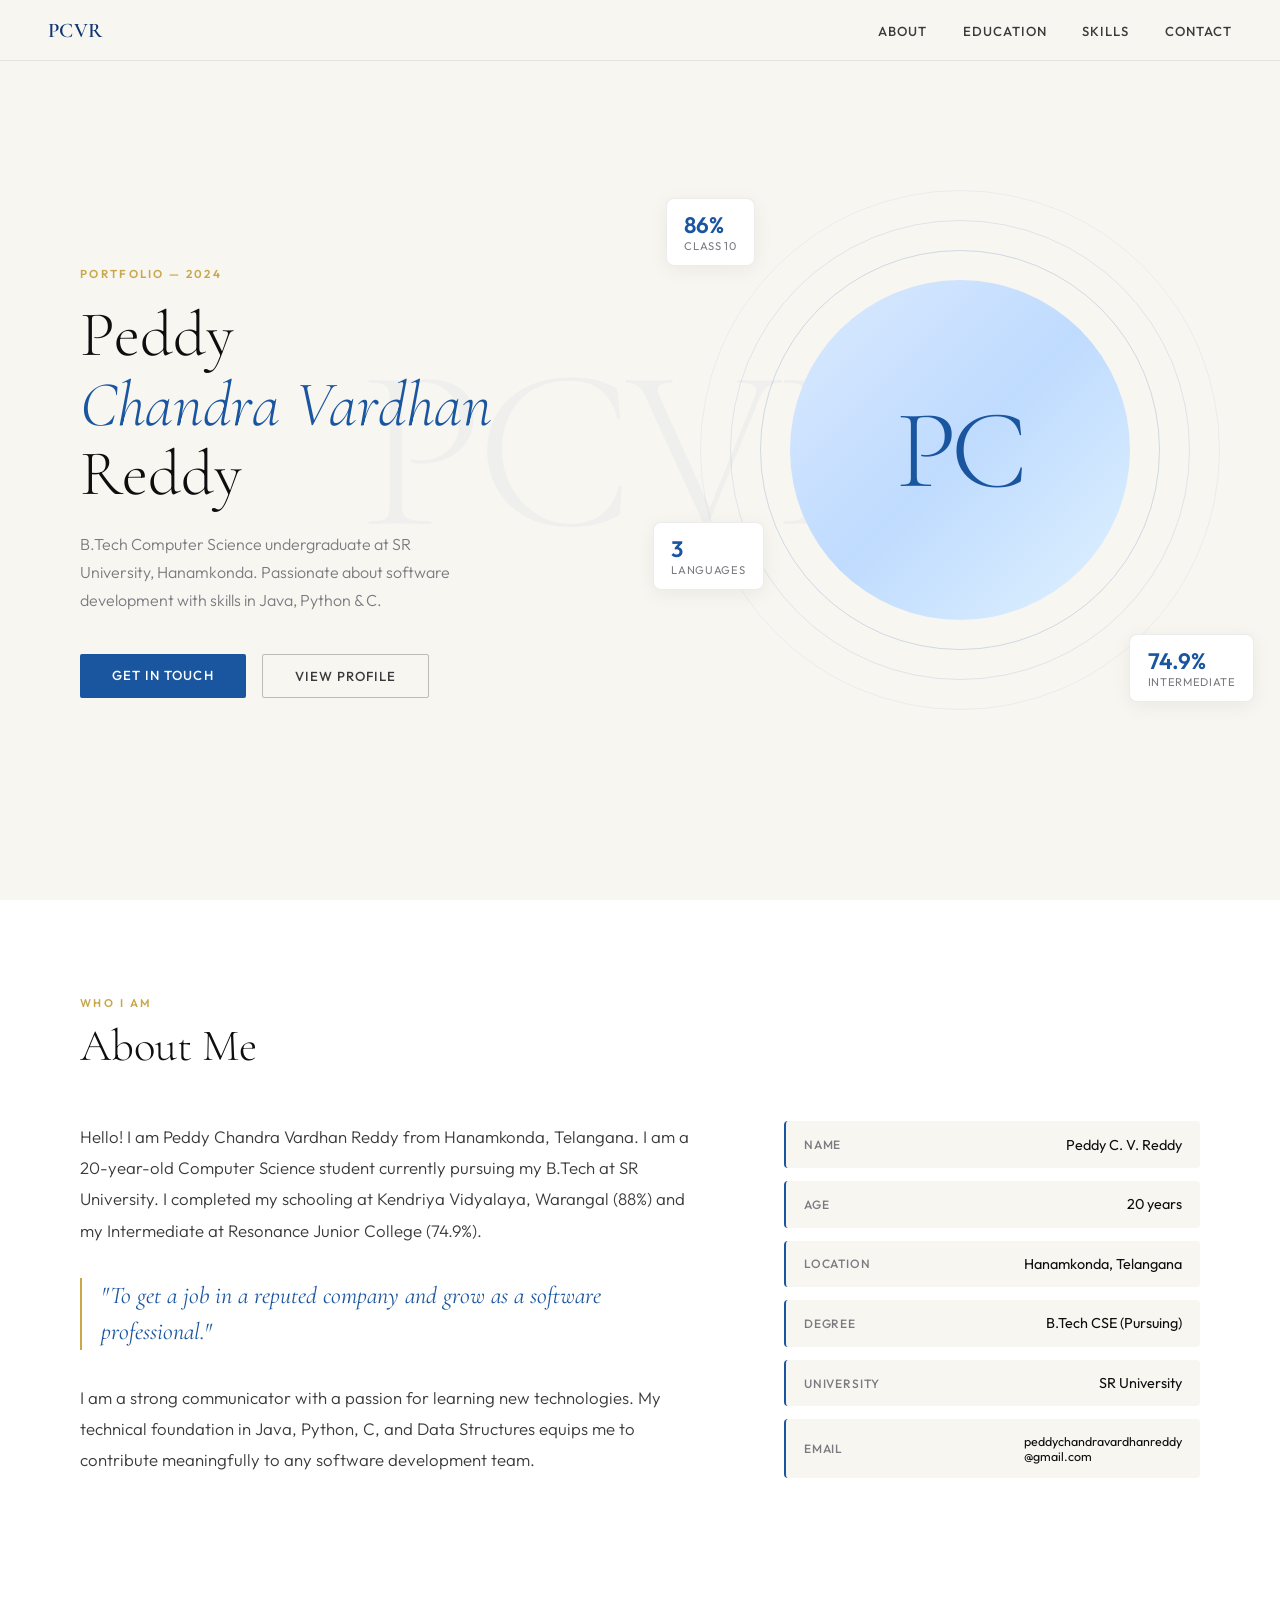
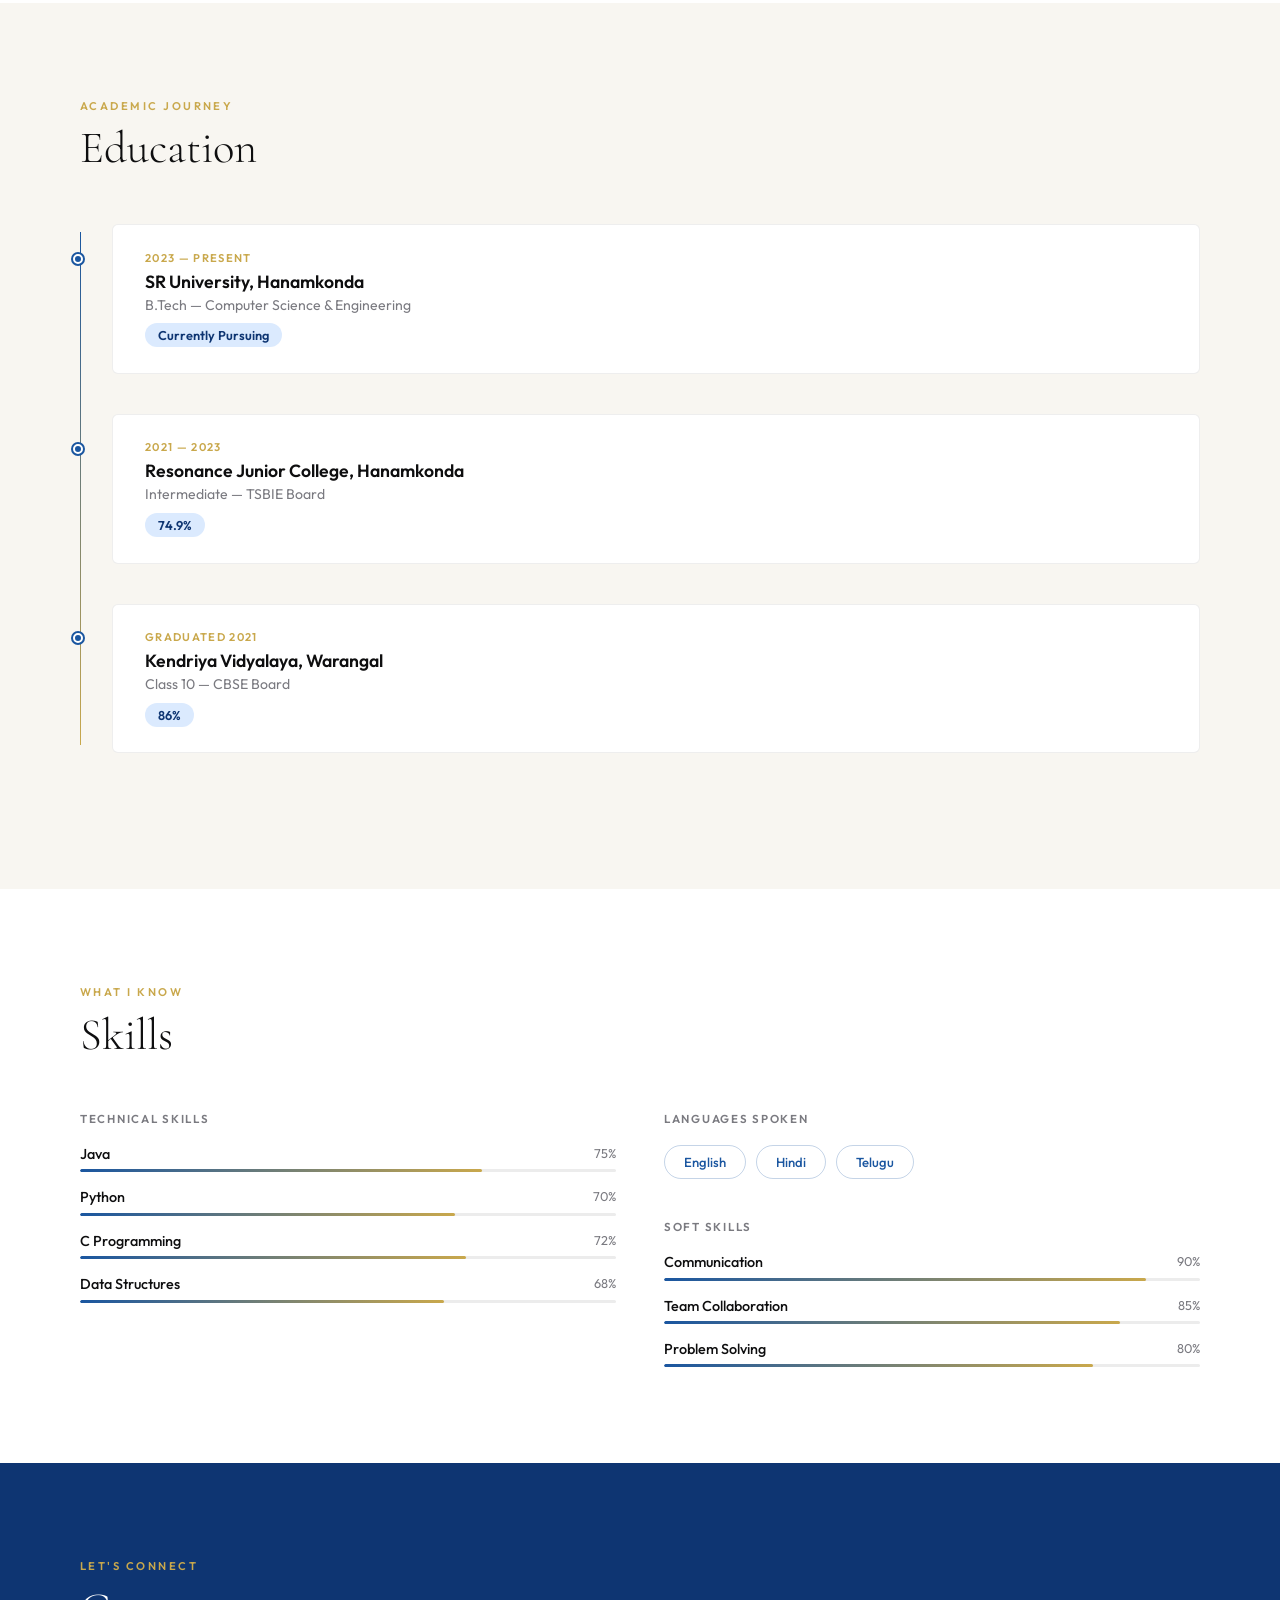
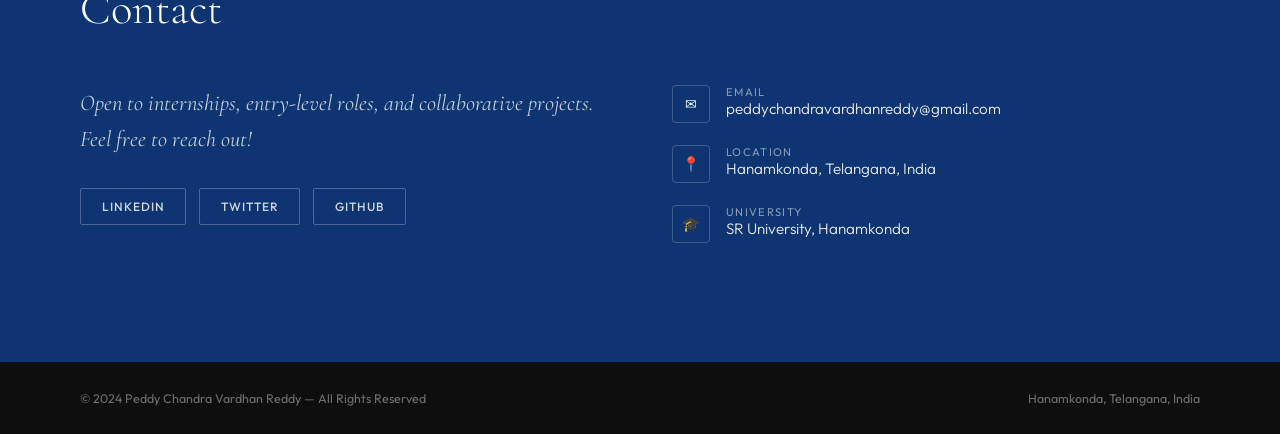
<file: resume.html>
<!DOCTYPE html>
<html lang="en">
<head>
<meta charset="UTF-8">
<meta name="viewport" content="width=device-width, initial-scale=1.0">
<title>Peddy Chandra Vardhan Reddy — Portfolio</title>
<link href="https://fonts.googleapis.com/css2?family=Cormorant+Garamond:ital,wght@0,300;0,400;0,600;1,300;1,400&family=Outfit:wght@300;400;500;600&display=swap" rel="stylesheet">
<style>
  :root {
    --ink: #0e0e0f;
    --ink2: #3a3a3c;
    --muted: #7a7a80;
    --accent: #1a56a0;
    --accent2: #0e3572;
    --gold: #c9a84c;
    --bg: #f8f6f1;
    --bg2: #f0ece3;
    --white: #ffffff;
    --card: #ffffff;
  }

  *, *::before, *::after { margin:0; padding:0; box-sizing:border-box; }

  html { scroll-behavior: smooth; }

  body {
    font-family: 'Outfit', sans-serif;
    background: var(--bg);
    color: var(--ink);
    overflow-x: hidden;
  }

  /* ── NAV ── */
  nav {
    position: fixed; top: 0; left: 0; right: 0; z-index: 100;
    display: flex; align-items: center; justify-content: space-between;
    padding: 1.1rem 3rem;
    background: rgba(248,246,241,0.88);
    backdrop-filter: blur(12px);
    border-bottom: 1px solid rgba(14,14,15,0.08);
  }

  .nav-logo {
    font-family: 'Cormorant Garamond', serif;
    font-size: 1.3rem;
    font-weight: 600;
    color: var(--accent2);
    letter-spacing: 0.02em;
  }

  .nav-links { display: flex; gap: 2.2rem; list-style: none; }
  .nav-links a {
    font-size: 0.82rem;
    font-weight: 500;
    letter-spacing: 0.08em;
    text-transform: uppercase;
    color: var(--ink2);
    text-decoration: none;
    transition: color 0.2s;
  }
  .nav-links a:hover { color: var(--accent); }

  /* ── HERO ── */
  .hero {
    min-height: 100vh;
    display: grid;
    grid-template-columns: 1fr 1fr;
    position: relative;
    overflow: hidden;
  }

  .hero-left {
    display: flex; flex-direction: column; justify-content: center;
    padding: 8rem 4rem 4rem 5rem;
    position: relative; z-index: 2;
  }

  .hero-tag {
    font-size: 0.72rem;
    font-weight: 600;
    letter-spacing: 0.2em;
    text-transform: uppercase;
    color: var(--gold);
    margin-bottom: 1.2rem;
    opacity: 0;
    animation: fadeUp 0.7s 0.2s forwards;
  }

  .hero-name {
    font-family: 'Cormorant Garamond', serif;
    font-size: clamp(2.8rem, 5vw, 4.5rem);
    font-weight: 300;
    line-height: 1.08;
    color: var(--ink);
    margin-bottom: 1.4rem;
    opacity: 0;
    animation: fadeUp 0.7s 0.35s forwards;
  }

  .hero-name em {
    font-style: italic;
    color: var(--accent);
  }

  .hero-desc {
    font-size: 1rem;
    line-height: 1.75;
    color: var(--muted);
    max-width: 400px;
    margin-bottom: 2.5rem;
    font-weight: 300;
    opacity: 0;
    animation: fadeUp 0.7s 0.5s forwards;
  }

  .hero-cta {
    display: flex; gap: 1rem; flex-wrap: wrap;
    opacity: 0;
    animation: fadeUp 0.7s 0.65s forwards;
  }

  .btn-primary {
    padding: 0.8rem 2rem;
    background: var(--accent);
    color: #fff;
    border: none;
    border-radius: 2px;
    font-family: 'Outfit', sans-serif;
    font-size: 0.82rem;
    font-weight: 500;
    letter-spacing: 0.08em;
    text-transform: uppercase;
    cursor: pointer;
    text-decoration: none;
    transition: background 0.2s, transform 0.15s;
  }
  .btn-primary:hover { background: var(--accent2); transform: translateY(-1px); }

  .btn-ghost {
    padding: 0.8rem 2rem;
    background: transparent;
    color: var(--ink2);
    border: 1px solid rgba(14,14,15,0.25);
    border-radius: 2px;
    font-family: 'Outfit', sans-serif;
    font-size: 0.82rem;
    font-weight: 500;
    letter-spacing: 0.08em;
    text-transform: uppercase;
    cursor: pointer;
    text-decoration: none;
    transition: border-color 0.2s, color 0.2s, transform 0.15s;
  }
  .btn-ghost:hover { border-color: var(--accent); color: var(--accent); transform: translateY(-1px); }

  .hero-right {
    position: relative;
    display: flex; align-items: center; justify-content: center;
    overflow: hidden;
  }

  .hero-visual {
    width: 340px; height: 340px;
    border-radius: 50%;
    background: linear-gradient(135deg, #dbeafe 0%, #bfdbfe 50%, #e0f2fe 100%);
    display: flex; align-items: center; justify-content: center;
    position: relative;
    opacity: 0;
    animation: scaleIn 0.8s 0.4s forwards;
  }

  .hero-initials {
    font-family: 'Cormorant Garamond', serif;
    font-size: 7rem;
    font-weight: 300;
    color: var(--accent);
    letter-spacing: -0.04em;
  }

  .hero-ring {
    position: absolute;
    border: 1px solid rgba(26,86,160,0.18);
    border-radius: 50%;
  }
  .ring1 { width: 400px; height: 400px; }
  .ring2 { width: 460px; height: 460px; opacity: 0.6; }
  .ring3 { width: 520px; height: 520px; opacity: 0.35; }

  .hero-stat {
    position: absolute;
    background: var(--white);
    border: 1px solid rgba(14,14,15,0.08);
    border-radius: 8px;
    padding: 0.75rem 1.1rem;
    box-shadow: 0 4px 20px rgba(0,0,0,0.06);
  }
  .hero-stat .stat-val { font-size: 1.4rem; font-weight: 600; color: var(--accent); }
  .hero-stat .stat-lbl { font-size: 0.7rem; color: var(--muted); text-transform: uppercase; letter-spacing: 0.06em; }
  .stat-a { top: 22%; left: 4%; animation: fadeIn 0.6s 0.9s both; }
  .stat-b { bottom: 22%; right: 4%; animation: fadeIn 0.6s 1.1s both; }
  .stat-c { top: 58%; left: 2%; animation: fadeIn 0.6s 1.3s both; }

  .hero-bg-text {
    position: absolute;
    font-family: 'Cormorant Garamond', serif;
    font-size: 18vw;
    font-weight: 300;
    color: rgba(26,86,160,0.04);
    user-select: none;
    pointer-events: none;
    top: 50%;
    left: 50%;
    transform: translate(-50%, -50%);
    white-space: nowrap;
    letter-spacing: -0.03em;
  }

  /* ── SECTIONS ── */
  section { padding: 6rem 5rem; }

  .section-label {
    font-size: 0.7rem;
    font-weight: 600;
    letter-spacing: 0.22em;
    text-transform: uppercase;
    color: var(--gold);
    margin-bottom: 0.6rem;
  }

  .section-title {
    font-family: 'Cormorant Garamond', serif;
    font-size: clamp(2rem, 3.5vw, 2.8rem);
    font-weight: 300;
    color: var(--ink);
    margin-bottom: 3rem;
    line-height: 1.2;
  }

  /* ── ABOUT ── */
  #about { background: var(--white); }

  .about-grid {
    display: grid;
    grid-template-columns: 1.2fr 0.8fr;
    gap: 5rem;
    align-items: start;
  }

  .about-text {
    font-size: 1.05rem;
    line-height: 1.85;
    color: var(--ink2);
    font-weight: 300;
    margin-bottom: 2rem;
  }

  .about-highlight {
    font-family: 'Cormorant Garamond', serif;
    font-size: 1.5rem;
    font-style: italic;
    color: var(--accent);
    border-left: 2px solid var(--gold);
    padding-left: 1.2rem;
    margin: 2rem 0;
    line-height: 1.5;
  }

  .info-grid { display: grid; gap: 0.8rem; }
  .info-item {
    display: flex; justify-content: space-between; align-items: center;
    padding: 0.9rem 1.1rem;
    background: var(--bg);
    border-radius: 4px;
    border-left: 2px solid var(--accent);
  }
  .info-item .info-key { font-size: 0.75rem; font-weight: 500; text-transform: uppercase; letter-spacing: 0.08em; color: var(--muted); }
  .info-item .info-val { font-size: 0.9rem; color: var(--ink); font-weight: 400; }

  /* ── EDUCATION ── */
  #education { background: var(--bg); }

  .edu-timeline { position: relative; padding-left: 2rem; }
  .edu-timeline::before {
    content: '';
    position: absolute; left: 0; top: 8px; bottom: 8px;
    width: 1px; background: linear-gradient(to bottom, var(--accent), var(--gold));
  }

  .edu-item {
    position: relative;
    margin-bottom: 2.5rem;
    padding: 1.6rem 2rem;
    background: var(--white);
    border-radius: 6px;
    border: 1px solid rgba(14,14,15,0.07);
    transition: transform 0.2s, box-shadow 0.2s;
  }
  .edu-item:hover { transform: translateX(4px); box-shadow: 0 8px 30px rgba(26,86,160,0.08); }

  .edu-item::before {
    content: '';
    position: absolute; left: -2.5rem; top: 1.8rem;
    width: 10px; height: 10px;
    border-radius: 50%;
    background: var(--accent);
    border: 2px solid var(--white);
    box-shadow: 0 0 0 2px var(--accent);
  }

  .edu-year {
    font-size: 0.7rem; font-weight: 600; letter-spacing: 0.12em;
    text-transform: uppercase; color: var(--gold); margin-bottom: 0.3rem;
  }
  .edu-school { font-size: 1.1rem; font-weight: 600; color: var(--ink); margin-bottom: 0.2rem; }
  .edu-detail { font-size: 0.88rem; color: var(--muted); margin-bottom: 0.6rem; }
  .edu-score {
    display: inline-block; padding: 0.25rem 0.8rem;
    background: #dbeafe; color: var(--accent2);
    border-radius: 20px; font-size: 0.8rem; font-weight: 600;
  }

  /* ── SKILLS ── */
  #skills { background: var(--white); }

  .skills-container { display: grid; grid-template-columns: 1fr 1fr; gap: 3rem; }

  .skill-group-title {
    font-size: 0.72rem; font-weight: 600; letter-spacing: 0.15em;
    text-transform: uppercase; color: var(--muted); margin-bottom: 1.2rem;
  }

  .skill-list { display: flex; flex-direction: column; gap: 1rem; }

  .skill-item { }
  .skill-top { display: flex; justify-content: space-between; margin-bottom: 0.4rem; }
  .skill-name { font-size: 0.9rem; font-weight: 500; color: var(--ink); }
  .skill-pct { font-size: 0.8rem; color: var(--muted); }
  .skill-bar {
    height: 3px; background: rgba(14,14,15,0.08); border-radius: 2px; overflow: hidden;
  }
  .skill-fill {
    height: 100%; background: linear-gradient(90deg, var(--accent), var(--gold));
    border-radius: 2px;
    animation: barGrow 1s ease-out forwards;
    transform-origin: left;
  }

  .lang-chips { display: flex; flex-wrap: wrap; gap: 0.6rem; margin-top: 1rem; }
  .lang-chip {
    padding: 0.5rem 1.2rem;
    border: 1px solid rgba(26,86,160,0.25);
    border-radius: 20px;
    font-size: 0.82rem;
    color: var(--accent);
    font-weight: 500;
    transition: background 0.2s;
  }
  .lang-chip:hover { background: #dbeafe; }

  /* ── CONTACT ── */
  #contact { background: var(--accent2); color: #fff; }

  #contact .section-title { color: #fff; }
  #contact .section-label { color: var(--gold); }

  .contact-grid { display: grid; grid-template-columns: 1fr 1fr; gap: 4rem; align-items: start; }

  .contact-lead {
    font-family: 'Cormorant Garamond', serif;
    font-size: 1.4rem;
    font-style: italic;
    color: rgba(255,255,255,0.75);
    line-height: 1.6;
    margin-bottom: 2rem;
  }

  .contact-detail {
    display: flex; align-items: flex-start; gap: 1rem;
    margin-bottom: 1.4rem;
  }
  .contact-icon {
    width: 38px; height: 38px;
    border: 1px solid rgba(255,255,255,0.2);
    border-radius: 4px;
    display: flex; align-items: center; justify-content: center;
    flex-shrink: 0;
    font-size: 0.9rem;
  }
  .contact-txt .ct-label { font-size: 0.7rem; letter-spacing: 0.12em; text-transform: uppercase; color: rgba(255,255,255,0.5); }
  .contact-txt .ct-val { font-size: 0.95rem; color: rgba(255,255,255,0.9); font-weight: 300; }

  .social-row { display: flex; gap: 0.8rem; margin-top: 2rem; }
  .social-btn {
    padding: 0.6rem 1.3rem;
    border: 1px solid rgba(255,255,255,0.25);
    border-radius: 2px;
    font-size: 0.75rem; font-weight: 500; letter-spacing: 0.08em;
    text-transform: uppercase; color: rgba(255,255,255,0.8);
    text-decoration: none;
    transition: background 0.2s, border-color 0.2s;
  }
  .social-btn:hover { background: rgba(255,255,255,0.1); border-color: rgba(255,255,255,0.5); }

  /* ── FOOTER ── */
  footer {
    padding: 1.8rem 5rem;
    background: var(--ink);
    display: flex; justify-content: space-between; align-items: center;
  }
  footer p { font-size: 0.78rem; color: rgba(255,255,255,0.4); }

  /* ── ANIMATIONS ── */
  @keyframes fadeUp {
    from { opacity: 0; transform: translateY(24px); }
    to   { opacity: 1; transform: translateY(0); }
  }
  @keyframes fadeIn {
    from { opacity: 0; } to { opacity: 1; }
  }
  @keyframes scaleIn {
    from { opacity: 0; transform: scale(0.88); }
    to   { opacity: 1; transform: scale(1); }
  }
  @keyframes barGrow {
    from { width: 0; } to { width: var(--w); }
  }

  /* scroll reveal */
  .reveal { opacity: 0; transform: translateY(30px); transition: opacity 0.6s ease, transform 0.6s ease; }
  .reveal.visible { opacity: 1; transform: none; }

  @media (max-width: 900px) {
    nav { padding: 1rem 1.5rem; }
    .nav-links { gap: 1.2rem; }
    .hero { grid-template-columns: 1fr; min-height: auto; }
    .hero-left { padding: 7rem 1.8rem 2rem; }
    .hero-right { display: none; }
    section { padding: 4rem 1.8rem; }
    .about-grid, .skills-container, .contact-grid { grid-template-columns: 1fr; gap: 2rem; }
    footer { flex-direction: column; gap: 0.5rem; text-align: center; padding: 1.5rem; }
  }
</style>
</head>
<body>

<nav>
  <div class="nav-logo">PCVR</div>
  <ul class="nav-links">
    <li><a href="#about">About</a></li>
    <li><a href="#education">Education</a></li>
    <li><a href="#skills">Skills</a></li>
    <li><a href="#contact">Contact</a></li>
  </ul>
</nav>

<!-- HERO -->
<div class="hero">
  <div class="hero-bg-text">PCVR</div>
  <div class="hero-left">
    <div class="hero-tag">Portfolio — 2024</div>
    <h1 class="hero-name">
      Peddy<br><em>Chandra Vardhan</em><br>Reddy
    </h1>
    <p class="hero-desc">
      B.Tech Computer Science undergraduate at SR University, Hanamkonda. Passionate about software development with skills in Java, Python & C.
    </p>
    <div class="hero-cta">
      <a href="#contact" class="btn-primary">Get In Touch</a>
      <a href="#education" class="btn-ghost">View Profile</a>
    </div>
  </div>
  <div class="hero-right">
    <div class="hero-ring ring3"></div>
    <div class="hero-ring ring2"></div>
    <div class="hero-ring ring1"></div>
    <div class="hero-visual">
      <span class="hero-initials">PC</span>
    </div>
    <div class="hero-stat stat-a">
      <div class="stat-val">86%</div>
      <div class="stat-lbl">Class 10</div>
    </div>
    <div class="hero-stat stat-b">
      <div class="stat-val">74.9%</div>
      <div class="stat-lbl">Intermediate</div>
    </div>
    <div class="hero-stat stat-c">
      <div class="stat-val">3</div>
      <div class="stat-lbl">Languages</div>
    </div>
  </div>
</div>

<!-- ABOUT -->
<section id="about">
  <div class="reveal">
    <div class="section-label">Who I Am</div>
    <h2 class="section-title">About Me</h2>
  </div>
  <div class="about-grid reveal">
    <div>
      <p class="about-text">
        Hello! I am Peddy Chandra Vardhan Reddy from Hanamkonda, Telangana. I am a 20-year-old Computer Science student currently pursuing my B.Tech at SR University. I completed my schooling at Kendriya Vidyalaya, Warangal (88%) and my Intermediate at Resonance Junior College (74.9%).
      </p>
      <div class="about-highlight">
        "To get a job in a reputed company and grow as a software professional."
      </div>
      <p class="about-text">
        I am a strong communicator with a passion for learning new technologies. My technical foundation in Java, Python, C, and Data Structures equips me to contribute meaningfully to any software development team.
      </p>
    </div>
    <div class="info-grid">
      <div class="info-item">
        <span class="info-key">Name</span>
        <span class="info-val">Peddy C. V. Reddy</span>
      </div>
      <div class="info-item">
        <span class="info-key">Age</span>
        <span class="info-val">20 years</span>
      </div>
      <div class="info-item">
        <span class="info-key">Location</span>
        <span class="info-val">Hanamkonda, Telangana</span>
      </div>
      <div class="info-item">
        <span class="info-key">Degree</span>
        <span class="info-val">B.Tech CSE (Pursuing)</span>
      </div>
      <div class="info-item">
        <span class="info-key">University</span>
        <span class="info-val">SR University</span>
      </div>
      <div class="info-item">
        <span class="info-key">Email</span>
        <span class="info-val" style="font-size:0.78rem">peddychandravardhanreddy<br>@gmail.com</span>
      </div>
    </div>
  </div>
</section>

<!-- EDUCATION -->
<section id="education">
  <div class="reveal">
    <div class="section-label">Academic Journey</div>
    <h2 class="section-title">Education</h2>
  </div>
  <div class="edu-timeline reveal">
    <div class="edu-item">
      <div class="edu-year">2023 — Present</div>
      <div class="edu-school">SR University, Hanamkonda</div>
      <div class="edu-detail">B.Tech — Computer Science & Engineering</div>
      <span class="edu-score">Currently Pursuing</span>
    </div>
    <div class="edu-item">
      <div class="edu-year">2021 — 2023</div>
      <div class="edu-school">Resonance Junior College, Hanamkonda</div>
      <div class="edu-detail">Intermediate — TSBIE Board</div>
      <span class="edu-score">74.9%</span>
    </div>
    <div class="edu-item">
      <div class="edu-year">Graduated 2021</div>
      <div class="edu-school">Kendriya Vidyalaya, Warangal</div>
      <div class="edu-detail">Class 10 — CBSE Board</div>
      <span class="edu-score">86%</span>
    </div>
  </div>
</section>

<!-- SKILLS -->
<section id="skills">
  <div class="reveal">
    <div class="section-label">What I Know</div>
    <h2 class="section-title">Skills</h2>
  </div>
  <div class="skills-container reveal">
    <div>
      <div class="skill-group-title">Technical Skills</div>
      <div class="skill-list">
        <div class="skill-item">
          <div class="skill-top"><span class="skill-name">Java</span><span class="skill-pct">75%</span></div>
          <div class="skill-bar"><div class="skill-fill" style="--w:75%"></div></div>
        </div>
        <div class="skill-item">
          <div class="skill-top"><span class="skill-name">Python</span><span class="skill-pct">70%</span></div>
          <div class="skill-bar"><div class="skill-fill" style="--w:70%"></div></div>
        </div>
        <div class="skill-item">
          <div class="skill-top"><span class="skill-name">C Programming</span><span class="skill-pct">72%</span></div>
          <div class="skill-bar"><div class="skill-fill" style="--w:72%"></div></div>
        </div>
        <div class="skill-item">
          <div class="skill-top"><span class="skill-name">Data Structures</span><span class="skill-pct">68%</span></div>
          <div class="skill-bar"><div class="skill-fill" style="--w:68%"></div></div>
        </div>
      </div>
    </div>
    <div>
      <div class="skill-group-title">Languages Spoken</div>
      <div class="lang-chips">
        <span class="lang-chip">English</span>
        <span class="lang-chip">Hindi</span>
        <span class="lang-chip">Telugu</span>
      </div>

      <div style="margin-top:2.5rem">
        <div class="skill-group-title">Soft Skills</div>
        <div class="skill-list">
          <div class="skill-item">
            <div class="skill-top"><span class="skill-name">Communication</span><span class="skill-pct">90%</span></div>
            <div class="skill-bar"><div class="skill-fill" style="--w:90%"></div></div>
          </div>
          <div class="skill-item">
            <div class="skill-top"><span class="skill-name">Team Collaboration</span><span class="skill-pct">85%</span></div>
            <div class="skill-bar"><div class="skill-fill" style="--w:85%"></div></div>
          </div>
          <div class="skill-item">
            <div class="skill-top"><span class="skill-name">Problem Solving</span><span class="skill-pct">80%</span></div>
            <div class="skill-bar"><div class="skill-fill" style="--w:80%"></div></div>
          </div>
        </div>
      </div>
    </div>
  </div>
</section>

<!-- CONTACT -->
<section id="contact">
  <div class="reveal">
    <div class="section-label">Let's Connect</div>
    <h2 class="section-title">Contact</h2>
  </div>
  <div class="contact-grid reveal">
    <div>
      <p class="contact-lead">
        Open to internships, entry-level roles, and collaborative projects. Feel free to reach out!
      </p>
      <div class="social-row">
        <a href="#" class="social-btn">LinkedIn</a>
        <a href="#" class="social-btn">Twitter</a>
        <a href="#" class="social-btn">GitHub</a>
      </div>
    </div>
    <div>
      <div class="contact-detail">
        <div class="contact-icon">✉</div>
        <div class="contact-txt">
          <div class="ct-label">Email</div>
          <div class="ct-val">peddychandravardhanreddy@gmail.com</div>
        </div>
      </div>
      <div class="contact-detail">
        <div class="contact-icon">📍</div>
        <div class="contact-txt">
          <div class="ct-label">Location</div>
          <div class="ct-val">Hanamkonda, Telangana, India</div>
        </div>
      </div>
      <div class="contact-detail">
        <div class="contact-icon">🎓</div>
        <div class="contact-txt">
          <div class="ct-label">University</div>
          <div class="ct-val">SR University, Hanamkonda</div>
        </div>
      </div>
    </div>
  </div>
</section>

<footer>
  <p>© 2024 Peddy Chandra Vardhan Reddy — All Rights Reserved</p>
  <p>Hanamkonda, Telangana, India</p>
</footer>

<script>
  const reveals = document.querySelectorAll('.reveal');
  const observer = new IntersectionObserver(entries => {
    entries.forEach((e, i) => {
      if (e.isIntersecting) {
        setTimeout(() => e.target.classList.add('visible'), i * 100);
        observer.unobserve(e.target);
      }
    });
  }, { threshold: 0.12 });
  reveals.forEach(el => observer.observe(el));
</script>

</body>
</html>
</file>
